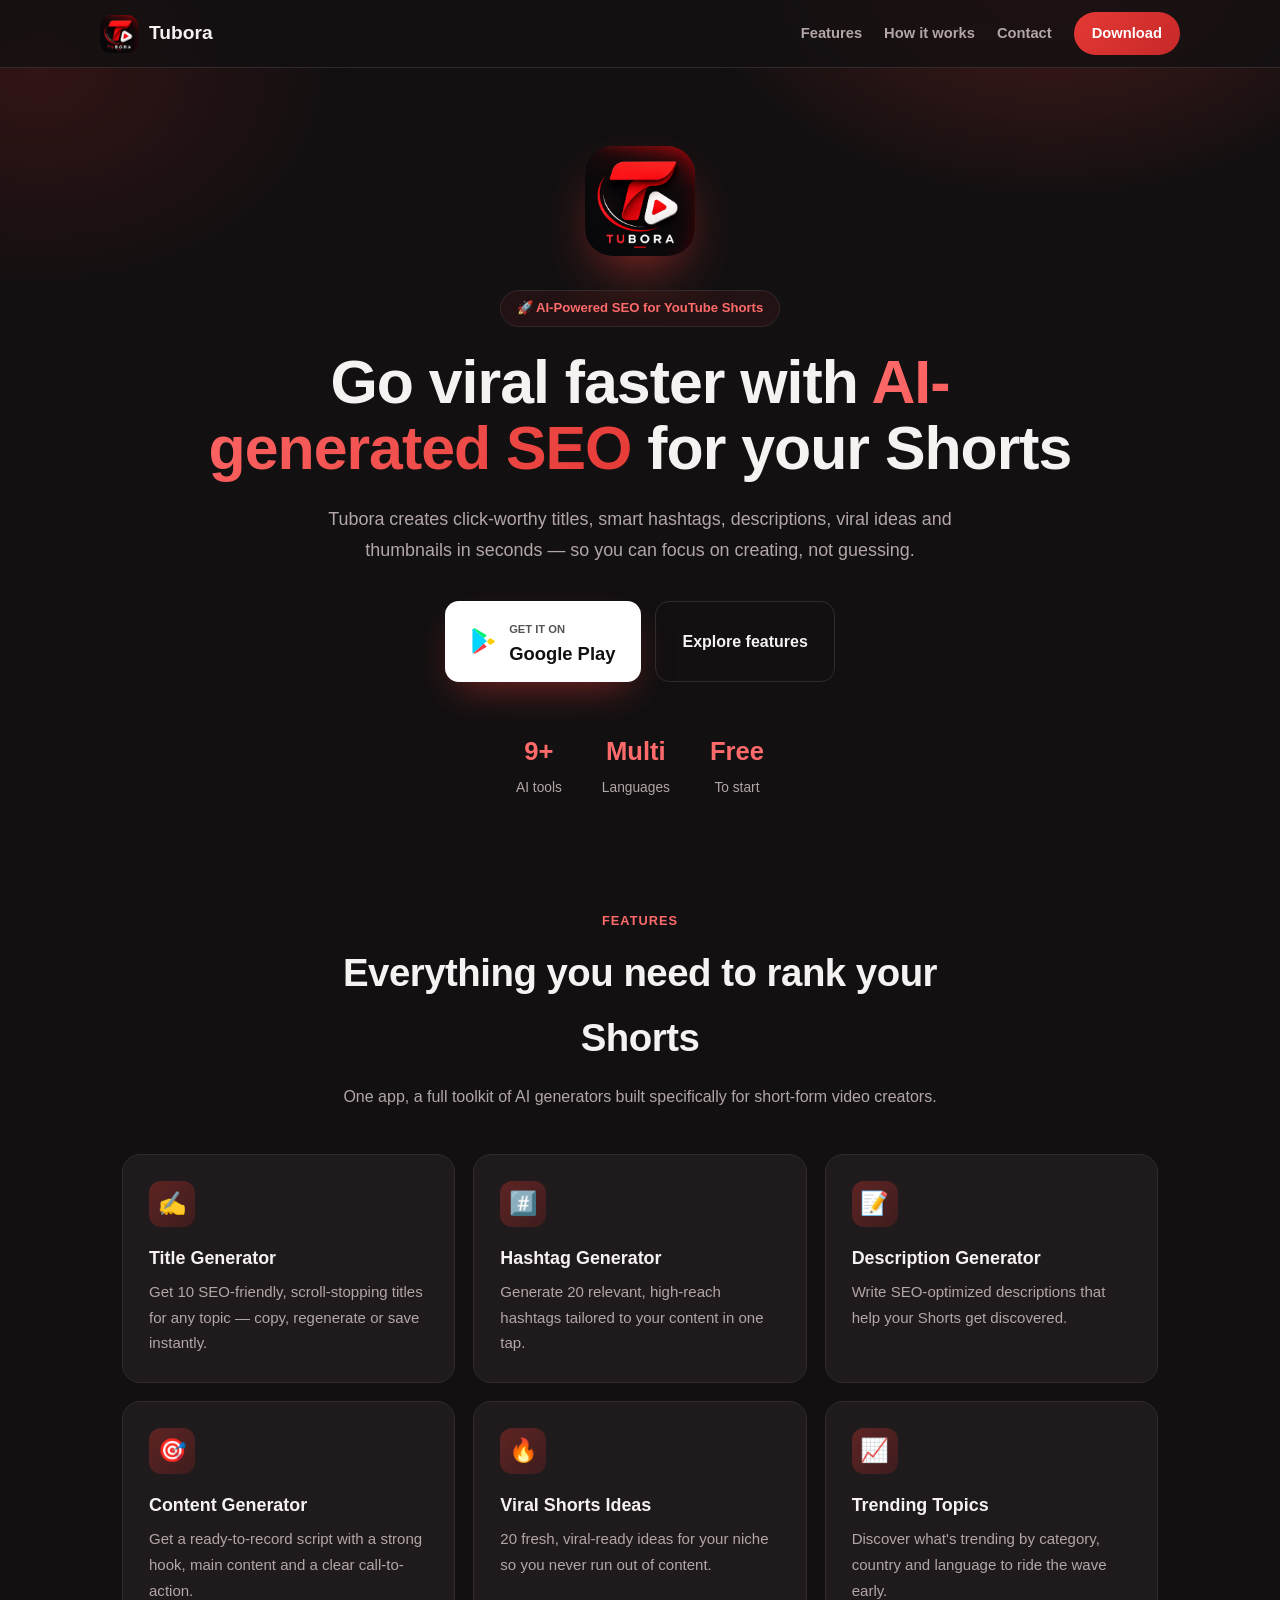
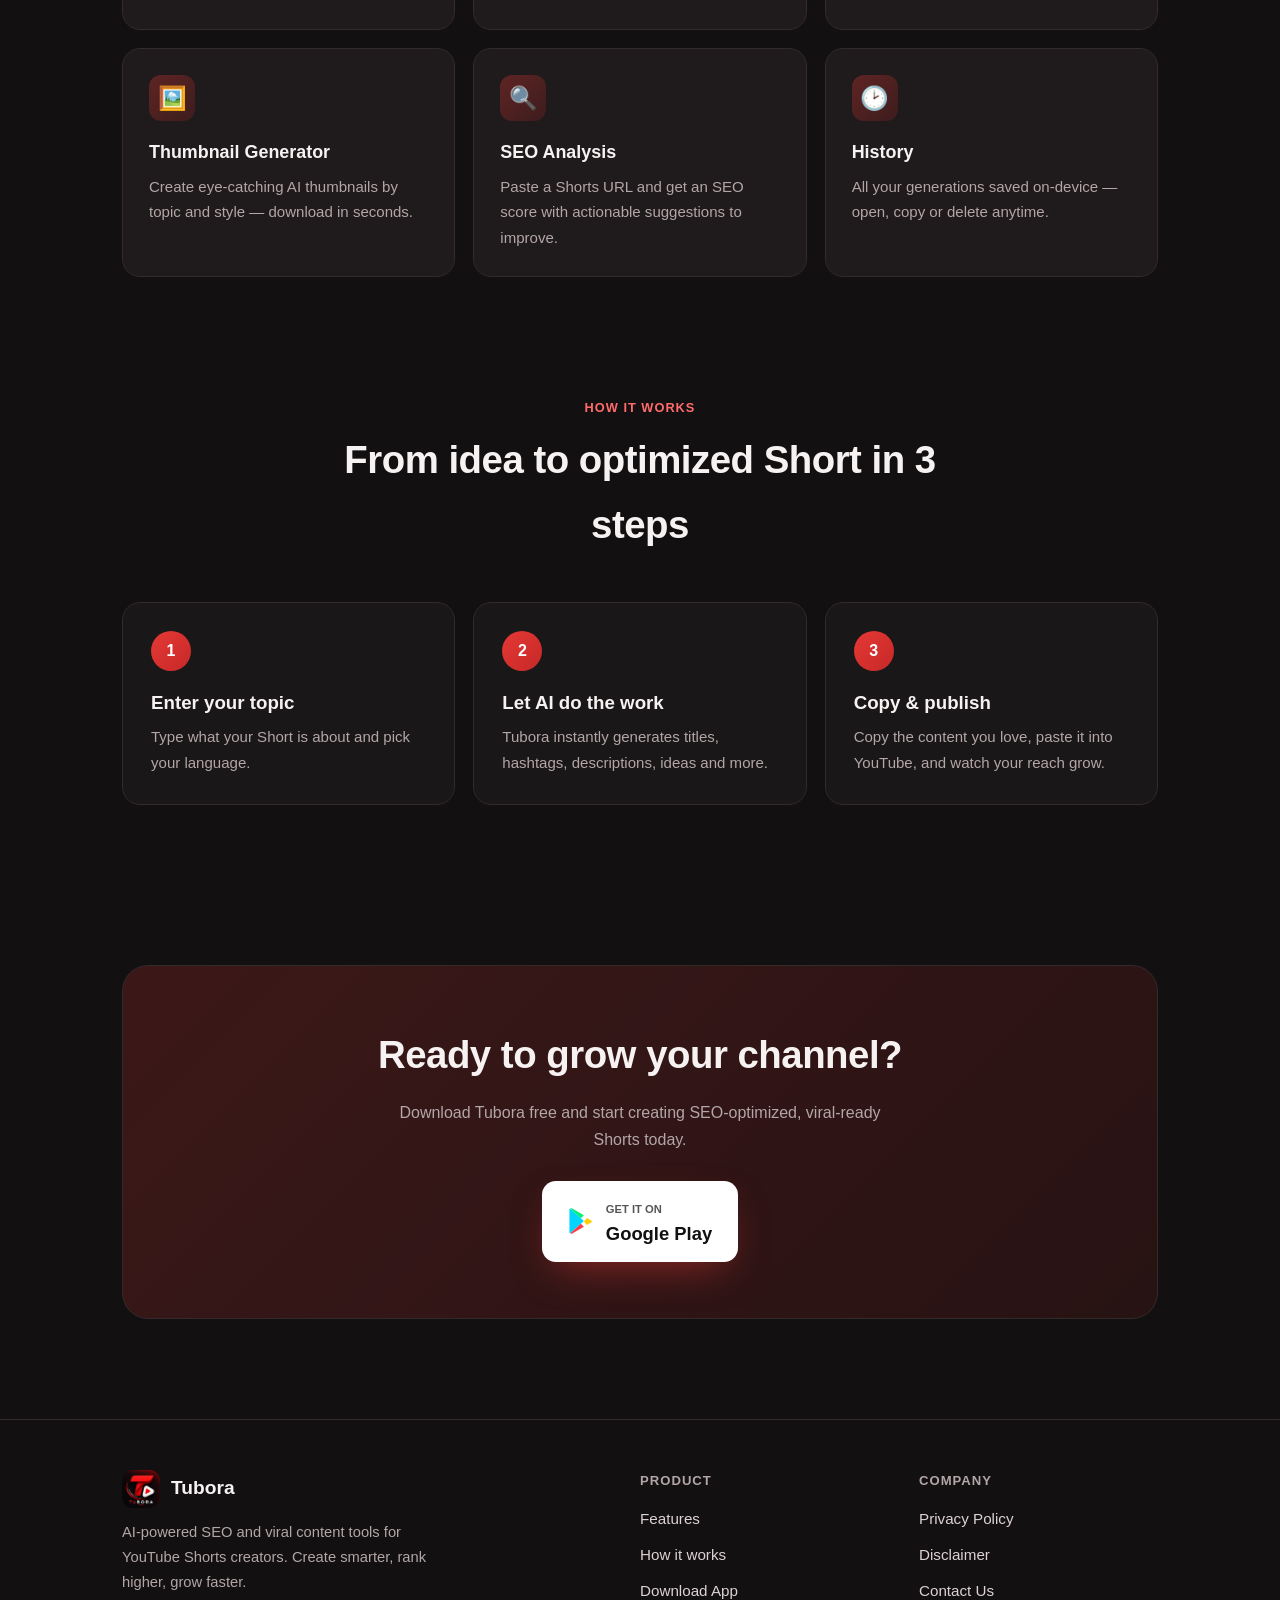
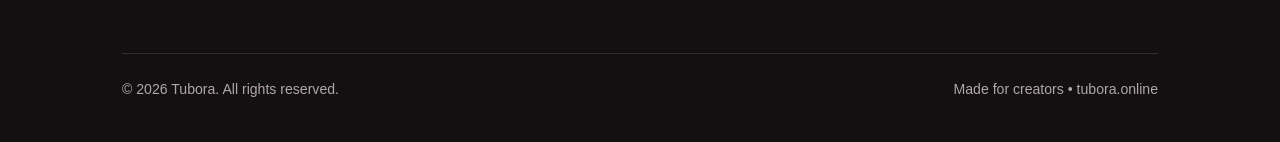
<file: index.html>
<!DOCTYPE html>
<html lang="en">
<head>
  <meta charset="UTF-8" />
  <meta name="viewport" content="width=device-width, initial-scale=1.0" />
  <title>Tubora — AI SEO & Viral Content for YouTube Shorts</title>
  <meta name="description" content="Tubora is an AI-powered app that generates SEO titles, hashtags, descriptions, viral ideas and thumbnails for YouTube Shorts creators. Download free on Google Play." />
  <meta property="og:title" content="Tubora — AI SEO & Viral Content for Shorts" />
  <meta property="og:description" content="Generate SEO titles, hashtags, descriptions, viral ideas & thumbnails with AI. Built for YouTube Shorts creators." />
  <meta property="og:type" content="website" />
  <meta property="og:image" content="logo.png" />
  <meta name="theme-color" content="#121011" />
  <link rel="icon" href="logo.png" />
  <link rel="apple-touch-icon" href="logo.png" />
  <style>
    :root {
      --bg: #121011;
      --bg-soft: #1a1718;
      --card: #1f1a1b;
      --border: #332a2b;
      --text: #f7f2f2;
      --muted: #b3a6a7;
      --brand: #E53935;
      --brand-dark: #C62828;
      --brand-light: #FF6B6B;
      --radius: 18px;
    }
    * { box-sizing: border-box; margin: 0; padding: 0; }
    html { scroll-behavior: smooth; }
    body {
      font-family: -apple-system, BlinkMacSystemFont, "Segoe UI", Roboto, Helvetica, Arial, sans-serif;
      background: var(--bg);
      color: var(--text);
      line-height: 1.7;
      -webkit-font-smoothing: antialiased;
      overflow-x: hidden;
    }
    a { color: var(--brand-light); text-decoration: none; }
    a:hover { text-decoration: underline; }
    .wrap { max-width: 1080px; margin: 0 auto; padding: 0 22px; }

    body::before {
      content: "";
      position: fixed; inset: 0;
      background:
        radial-gradient(620px 420px at 82% -5%, rgba(229,57,53,0.28), transparent 60%),
        radial-gradient(520px 380px at 3% 8%, rgba(198,40,40,0.18), transparent 60%);
      pointer-events: none; z-index: 0;
    }
    header, main, footer { position: relative; z-index: 1; }

    /* Header */
    header {
      position: sticky; top: 0; z-index: 50;
      backdrop-filter: blur(12px);
      background: rgba(18, 16, 17, 0.78);
      border-bottom: 1px solid var(--border);
    }
    .nav { display: flex; align-items: center; justify-content: space-between; padding: 12px 0; gap: 16px; }
    .brand { display: flex; align-items: center; gap: 11px; font-weight: 800; font-size: 1.2rem; color: var(--text); }
    .brand:hover { text-decoration: none; }
    .brand img { width: 38px; height: 38px; border-radius: 11px; }
    .nav-links { display: flex; gap: 22px; align-items: center; }
    .nav-links a { color: var(--muted); font-size: 0.92rem; font-weight: 600; }
    .nav-links a:hover { color: var(--text); text-decoration: none; }
    .nav-cta {
      background: linear-gradient(135deg, var(--brand), var(--brand-dark));
      color: #fff !important; padding: 9px 18px; border-radius: 999px; font-weight: 700;
    }
    .nav-cta:hover { text-decoration: none; opacity: 0.92; }
    @media (max-width: 640px){ .nav-links a:not(.nav-cta){ display:none; } }

    /* Hero */
    .hero { text-align: center; padding: 78px 0 50px; }
    .hero .hero-logo { width: 110px; height: 110px; border-radius: 28px; margin-bottom: 26px; box-shadow: 0 24px 56px -18px rgba(229,57,53,0.7); }
    .pill {
      display: inline-block; padding: 6px 16px; border: 1px solid var(--border);
      border-radius: 999px; color: var(--brand-light); font-size: 0.82rem; font-weight: 700;
      background: rgba(229,57,53,0.08); margin-bottom: 22px;
    }
    .hero h1 {
      font-size: clamp(2.2rem, 6vw, 3.8rem); font-weight: 850; line-height: 1.1;
      letter-spacing: -1px; max-width: 880px; margin: 0 auto;
    }
    .hero h1 .grad {
      background: linear-gradient(135deg, var(--brand-light), var(--brand));
      -webkit-background-clip: text; background-clip: text; -webkit-text-fill-color: transparent;
    }
    .hero p.sub { color: var(--muted); max-width: 640px; margin: 22px auto 0; font-size: 1.12rem; }
    .cta-row { display: flex; gap: 14px; justify-content: center; flex-wrap: wrap; margin-top: 36px; }
    .play-btn {
      display: inline-flex; align-items: center; gap: 12px;
      background: #fff; color: #121011; padding: 13px 26px; border-radius: 14px;
      font-weight: 700; box-shadow: 0 16px 40px -14px rgba(229,57,53,0.55);
      transition: transform .15s ease;
    }
    .play-btn:hover { text-decoration: none; transform: translateY(-2px); }
    .play-btn svg { width: 26px; height: 26px; }
    .play-btn .small { font-size: 0.7rem; font-weight: 600; color: #555; line-height: 1; }
    .play-btn .big { font-size: 1.15rem; font-weight: 800; line-height: 1.1; }
    .ghost-btn {
      display: inline-flex; align-items: center; padding: 13px 26px; border-radius: 14px;
      border: 1px solid var(--border); color: var(--text); font-weight: 700;
    }
    .ghost-btn:hover { text-decoration: none; border-color: var(--brand); }
    .hero-stats { display: flex; gap: 40px; justify-content: center; flex-wrap: wrap; margin-top: 48px; }
    .hero-stats .s b { font-size: 1.6rem; font-weight: 850; display: block; color: var(--brand-light); }
    .hero-stats .s span { color: var(--muted); font-size: 0.86rem; }

    /* Sections */
    section { padding: 60px 0; }
    .sec-head { text-align: center; max-width: 640px; margin: 0 auto 44px; }
    .sec-head .tag { color: var(--brand-light); font-weight: 700; letter-spacing: 1px; text-transform: uppercase; font-size: 0.8rem; }
    .sec-head h2 { font-size: clamp(1.7rem, 4vw, 2.4rem); font-weight: 800; margin-top: 8px; letter-spacing: -0.5px; }
    .sec-head p { color: var(--muted); margin-top: 12px; }

    /* Features */
    .grid { display: grid; grid-template-columns: repeat(auto-fit, minmax(260px, 1fr)); gap: 18px; }
    .feature {
      background: var(--card); border: 1px solid var(--border); border-radius: var(--radius);
      padding: 26px; transition: transform .15s ease, border-color .15s ease;
    }
    .feature:hover { transform: translateY(-4px); border-color: var(--brand); }
    .feature .ic {
      width: 46px; height: 46px; border-radius: 12px; display: grid; place-items: center;
      font-size: 23px; margin-bottom: 16px;
      background: linear-gradient(135deg, rgba(229,57,53,0.32), rgba(198,40,40,0.18));
    }
    .feature h3 { font-size: 1.12rem; margin-bottom: 6px; }
    .feature p { color: var(--muted); font-size: 0.94rem; }

    /* Steps */
    .steps { display: grid; grid-template-columns: repeat(auto-fit, minmax(240px, 1fr)); gap: 18px; }
    .step { background: var(--bg-soft); border: 1px solid var(--border); border-radius: var(--radius); padding: 28px; }
    .step .num {
      width: 40px; height: 40px; border-radius: 50%; display: grid; place-items: center;
      font-weight: 800; background: linear-gradient(135deg, var(--brand), var(--brand-dark)); color: #fff; margin-bottom: 16px;
    }
    .step h3 { margin-bottom: 6px; }
    .step p { color: var(--muted); font-size: 0.94rem; }

    /* Final CTA */
    .final-cta {
      text-align: center; background: linear-gradient(135deg, rgba(229,57,53,0.20), rgba(198,40,40,0.12));
      border: 1px solid var(--border); border-radius: 26px; padding: 56px 24px; margin: 40px 0;
    }
    .final-cta h2 { font-size: clamp(1.7rem, 4vw, 2.4rem); font-weight: 850; letter-spacing: -0.5px; }
    .final-cta p { color: var(--muted); margin: 12px auto 28px; max-width: 520px; }

    /* Footer */
    footer { border-top: 1px solid var(--border); padding: 50px 0 40px; }
    .foot-grid { display: grid; grid-template-columns: 2fr 1fr 1fr; gap: 40px; }
    @media (max-width: 700px){ .foot-grid { grid-template-columns: 1fr; gap: 28px; } }
    .foot-grid p.about { color: var(--muted); margin-top: 12px; max-width: 320px; font-size: 0.92rem; }
    .foot-col h4 { font-size: 0.82rem; text-transform: uppercase; letter-spacing: 1px; color: var(--muted); margin-bottom: 14px; }
    .foot-col a { display: block; color: #ddd2d3; margin-bottom: 10px; font-size: 0.95rem; }
    .foot-col a:hover { color: var(--brand-light); text-decoration: none; }
    .foot-bottom {
      border-top: 1px solid var(--border); margin-top: 40px; padding-top: 24px;
      display: flex; justify-content: space-between; flex-wrap: wrap; gap: 10px;
      color: var(--muted); font-size: 0.88rem;
    }
  </style>
</head>
<body>
  <header>
    <div class="wrap nav">
      <a class="brand" href="index.html"><img src="logo.png" alt="Tubora logo" /><span>Tubora</span></a>
      <nav class="nav-links">
        <a href="#features">Features</a>
        <a href="#how">How it works</a>
        <a href="contact.html">Contact</a>
        <a class="nav-cta" href="https://play.google.com/store/apps/details?id=com.shortseo.short_seo_ai">Download</a>
      </nav>
    </div>
  </header>

  <main>
    <!-- HERO -->
    <section class="hero">
      <div class="wrap">
        <img class="hero-logo" src="logo.png" alt="Tubora app icon" />
        <div><span class="pill">🚀 AI-Powered SEO for YouTube Shorts</span></div>
        <h1>Go viral faster with <span class="grad">AI-generated SEO</span> for your Shorts</h1>
        <p class="sub">Tubora creates click-worthy titles, smart hashtags, descriptions, viral ideas and thumbnails in seconds — so you can focus on creating, not guessing.</p>
        <div class="cta-row">
          <a class="play-btn" href="https://play.google.com/store/apps/details?id=com.shortseo.short_seo_ai">
            <svg viewBox="0 0 512 512" aria-hidden="true"><path fill="#00d4ff" d="M47 16 312 256 47 496c-9 5-19-2-19-13V29c0-11 10-18 19-13z"/><path fill="#00f076" d="M47 16l205 186 60-60L84 8C72 1 58 5 47 16z"/><path fill="#ff3a44" d="M47 496l205-186 60 60-228 132c-12 7-26 3-37-6z"/><path fill="#ffce00" d="M372 196l85 49c16 9 16 33 0 42l-85 49-60-70 60-70z"/></svg>
            <span style="text-align:left"><span class="small">GET IT ON</span><br><span class="big">Google Play</span></span>
          </a>
          <a class="ghost-btn" href="#features">Explore features</a>
        </div>
        <div class="hero-stats">
          <div class="s"><b>9+</b><span>AI tools</span></div>
          <div class="s"><b>Multi</b><span>Languages</span></div>
          <div class="s"><b>Free</b><span>To start</span></div>
        </div>
      </div>
    </section>

    <!-- FEATURES -->
    <section id="features">
      <div class="wrap">
        <div class="sec-head">
          <div class="tag">Features</div>
          <h2>Everything you need to rank your Shorts</h2>
          <p>One app, a full toolkit of AI generators built specifically for short-form video creators.</p>
        </div>
        <div class="grid">
          <div class="feature"><div class="ic">✍️</div><h3>Title Generator</h3><p>Get 10 SEO-friendly, scroll-stopping titles for any topic — copy, regenerate or save instantly.</p></div>
          <div class="feature"><div class="ic">#️⃣</div><h3>Hashtag Generator</h3><p>Generate 20 relevant, high-reach hashtags tailored to your content in one tap.</p></div>
          <div class="feature"><div class="ic">📝</div><h3>Description Generator</h3><p>Write SEO-optimized descriptions that help your Shorts get discovered.</p></div>
          <div class="feature"><div class="ic">🎯</div><h3>Content Generator</h3><p>Get a ready-to-record script with a strong hook, main content and a clear call-to-action.</p></div>
          <div class="feature"><div class="ic">🔥</div><h3>Viral Shorts Ideas</h3><p>20 fresh, viral-ready ideas for your niche so you never run out of content.</p></div>
          <div class="feature"><div class="ic">📈</div><h3>Trending Topics</h3><p>Discover what's trending by category, country and language to ride the wave early.</p></div>
          <div class="feature"><div class="ic">🖼️</div><h3>Thumbnail Generator</h3><p>Create eye-catching AI thumbnails by topic and style — download in seconds.</p></div>
          <div class="feature"><div class="ic">🔍</div><h3>SEO Analysis</h3><p>Paste a Shorts URL and get an SEO score with actionable suggestions to improve.</p></div>
          <div class="feature"><div class="ic">🕑</div><h3>History</h3><p>All your generations saved on-device — open, copy or delete anytime.</p></div>
        </div>
      </div>
    </section>

    <!-- HOW IT WORKS -->
    <section id="how">
      <div class="wrap">
        <div class="sec-head">
          <div class="tag">How it works</div>
          <h2>From idea to optimized Short in 3 steps</h2>
        </div>
        <div class="steps">
          <div class="step"><div class="num">1</div><h3>Enter your topic</h3><p>Type what your Short is about and pick your language.</p></div>
          <div class="step"><div class="num">2</div><h3>Let AI do the work</h3><p>Tubora instantly generates titles, hashtags, descriptions, ideas and more.</p></div>
          <div class="step"><div class="num">3</div><h3>Copy & publish</h3><p>Copy the content you love, paste it into YouTube, and watch your reach grow.</p></div>
        </div>
      </div>
    </section>

    <!-- FINAL CTA -->
    <section>
      <div class="wrap">
        <div class="final-cta">
          <h2>Ready to grow your channel?</h2>
          <p>Download Tubora free and start creating SEO-optimized, viral-ready Shorts today.</p>
          <a class="play-btn" href="https://play.google.com/store/apps/details?id=com.shortseo.short_seo_ai" style="margin:0 auto;">
            <svg viewBox="0 0 512 512" aria-hidden="true"><path fill="#00d4ff" d="M47 16 312 256 47 496c-9 5-19-2-19-13V29c0-11 10-18 19-13z"/><path fill="#00f076" d="M47 16l205 186 60-60L84 8C72 1 58 5 47 16z"/><path fill="#ff3a44" d="M47 496l205-186 60 60-228 132c-12 7-26 3-37-6z"/><path fill="#ffce00" d="M372 196l85 49c16 9 16 33 0 42l-85 49-60-70 60-70z"/></svg>
            <span style="text-align:left"><span class="small">GET IT ON</span><br><span class="big">Google Play</span></span>
          </a>
        </div>
      </div>
    </section>
  </main>

  <!-- FOOTER -->
  <footer>
    <div class="wrap">
      <div class="foot-grid">
        <div>
          <a class="brand" href="index.html"><img src="logo.png" alt="Tubora logo" /><span>Tubora</span></a>
          <p class="about">AI-powered SEO and viral content tools for YouTube Shorts creators. Create smarter, rank higher, grow faster.</p>
        </div>
        <div class="foot-col">
          <h4>Product</h4>
          <a href="#features">Features</a>
          <a href="#how">How it works</a>
          <a href="https://play.google.com/store/apps/details?id=com.shortseo.short_seo_ai">Download App</a>
        </div>
        <div class="foot-col">
          <h4>Company</h4>
          <a href="privacy.html">Privacy Policy</a>
          <a href="disclaimer.html">Disclaimer</a>
          <a href="contact.html">Contact Us</a>
        </div>
      </div>
      <div class="foot-bottom">
        <span>&copy; 2026 Tubora. All rights reserved.</span>
        <span>Made for creators • tubora.online</span>
      </div>
    </div>
  </footer>
</body>
</html>
</file>
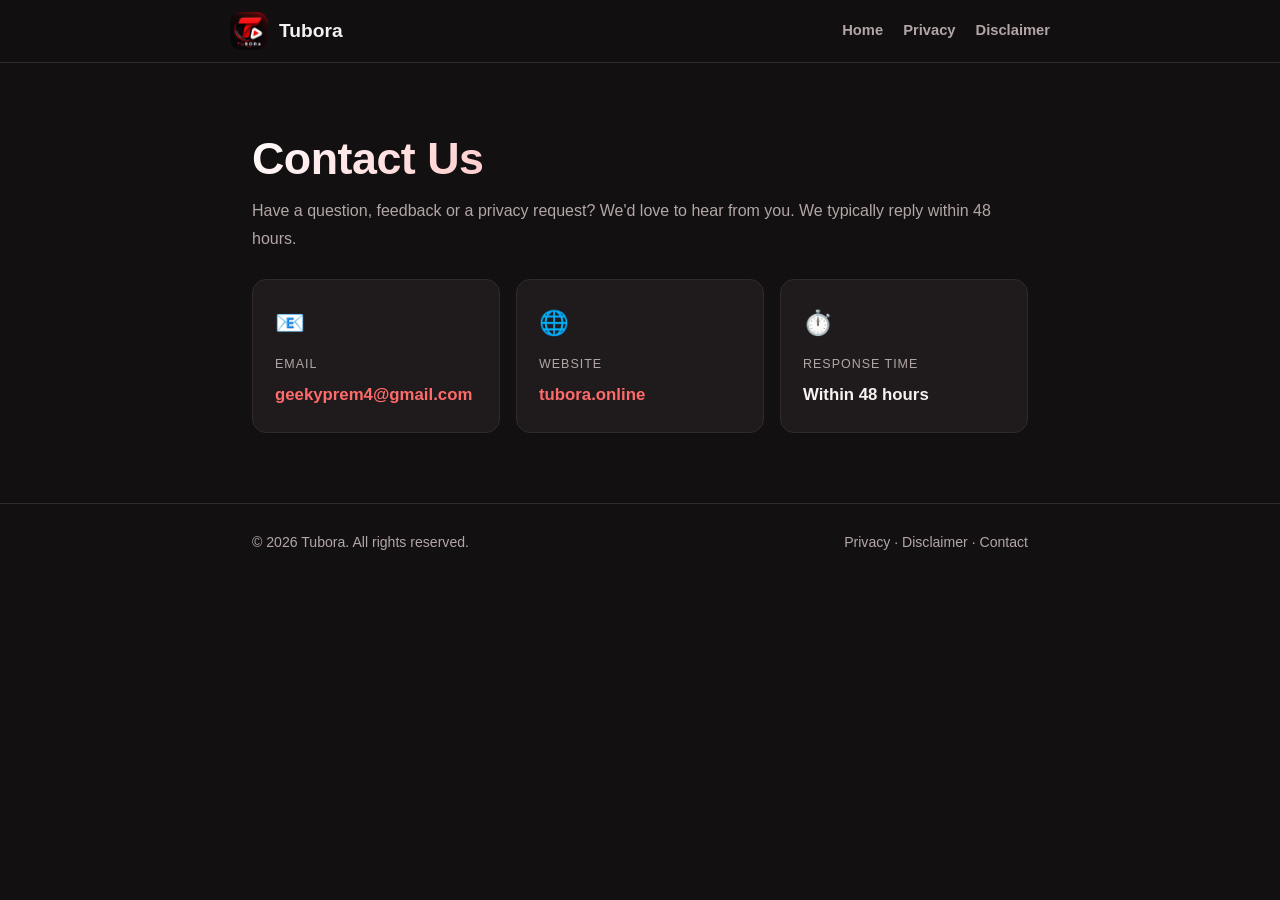
<file: contact.html>
<!DOCTYPE html>
<html lang="en">
<head>
  <meta charset="UTF-8" />
  <meta name="viewport" content="width=device-width, initial-scale=1.0" />
  <title>Contact Us — Tubora</title>
  <meta name="description" content="Get in touch with the Tubora team." />
  <link rel="icon" href="logo.png" />
  <link rel="stylesheet" href="legal.css" />
</head>
<body>
  <header>
    <div class="wrap nav">
      <a class="brand" href="index.html"><img src="logo.png" alt="Tubora logo" /><span>Tubora</span></a>
      <nav class="nav-links">
        <a href="index.html">Home</a>
        <a href="privacy.html">Privacy</a>
        <a href="disclaimer.html">Disclaimer</a>
      </nav>
    </div>
  </header>

  <main class="wrap legal">
    <h1>Contact Us</h1>
    <p class="lead">Have a question, feedback or a privacy request? We'd love to hear from you. We typically reply within 48 hours.</p>

    <div class="contact-grid">
      <div class="contact-card">
        <div class="icon">📧</div>
        <div class="label">Email</div>
        <div class="value"><a href="mailto:geekyprem4@gmail.com">geekyprem4@gmail.com</a></div>
      </div>
      <div class="contact-card">
        <div class="icon">🌐</div>
        <div class="label">Website</div>
        <div class="value"><a href="https://tubora.online">tubora.online</a></div>
      </div>
      <div class="contact-card">
        <div class="icon">⏱️</div>
        <div class="label">Response Time</div>
        <div class="value">Within 48 hours</div>
      </div>
    </div>
  </main>

  <footer>
    <div class="wrap foot-bottom">
      <span>&copy; 2026 Tubora. All rights reserved.</span>
      <span><a href="privacy.html">Privacy</a> · <a href="disclaimer.html">Disclaimer</a> · <a href="contact.html">Contact</a></span>
    </div>
  </footer>
</body>
</html>
</file>
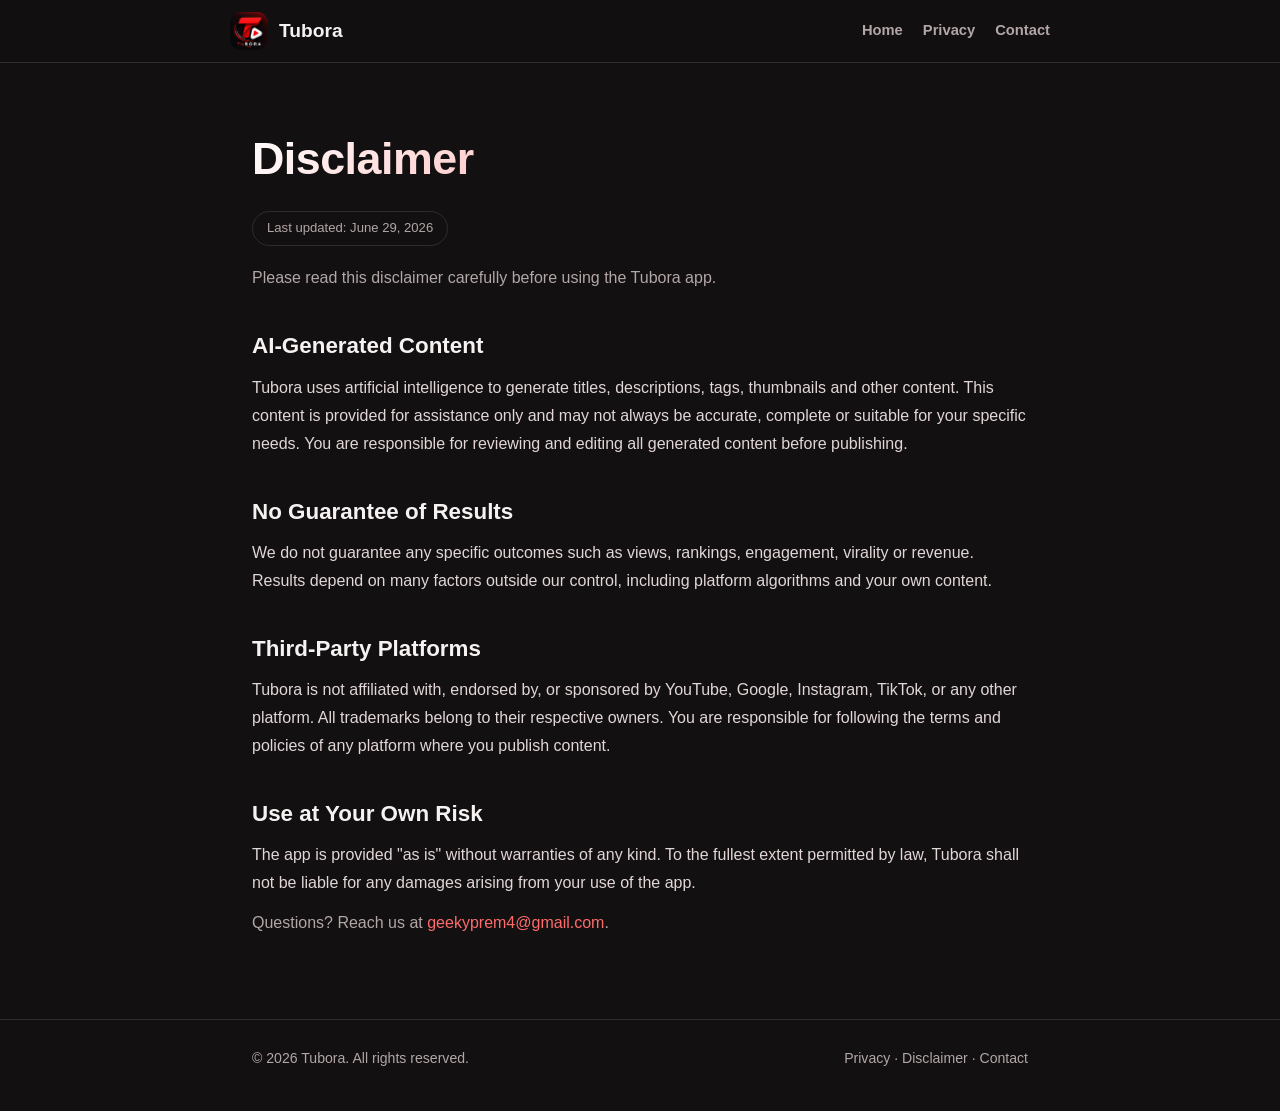
<file: disclaimer.html>
<!DOCTYPE html>
<html lang="en">
<head>
  <meta charset="UTF-8" />
  <meta name="viewport" content="width=device-width, initial-scale=1.0" />
  <title>Disclaimer — Tubora</title>
  <meta name="description" content="Tubora Disclaimer — important information about AI-generated content and results." />
  <link rel="icon" href="logo.png" />
  <link rel="stylesheet" href="legal.css" />
</head>
<body>
  <header>
    <div class="wrap nav">
      <a class="brand" href="index.html"><img src="logo.png" alt="Tubora logo" /><span>Tubora</span></a>
      <nav class="nav-links">
        <a href="index.html">Home</a>
        <a href="privacy.html">Privacy</a>
        <a href="contact.html">Contact</a>
      </nav>
    </div>
  </header>

  <main class="wrap legal">
    <h1>Disclaimer</h1>
    <p class="updated">Last updated: June 29, 2026</p>
    <p class="lead">Please read this disclaimer carefully before using the Tubora app.</p>

    <h2>AI-Generated Content</h2>
    <p>Tubora uses artificial intelligence to generate titles, descriptions, tags, thumbnails and other content. This content is provided for assistance only and may not always be accurate, complete or suitable for your specific needs. You are responsible for reviewing and editing all generated content before publishing.</p>

    <h2>No Guarantee of Results</h2>
    <p>We do not guarantee any specific outcomes such as views, rankings, engagement, virality or revenue. Results depend on many factors outside our control, including platform algorithms and your own content.</p>

    <h2>Third-Party Platforms</h2>
    <p>Tubora is not affiliated with, endorsed by, or sponsored by YouTube, Google, Instagram, TikTok, or any other platform. All trademarks belong to their respective owners. You are responsible for following the terms and policies of any platform where you publish content.</p>

    <h2>Use at Your Own Risk</h2>
    <p>The app is provided "as is" without warranties of any kind. To the fullest extent permitted by law, Tubora shall not be liable for any damages arising from your use of the app.</p>

    <p class="lead">Questions? Reach us at <a href="mailto:geekyprem4@gmail.com">geekyprem4@gmail.com</a>.</p>
  </main>

  <footer>
    <div class="wrap foot-bottom">
      <span>&copy; 2026 Tubora. All rights reserved.</span>
      <span><a href="privacy.html">Privacy</a> · <a href="disclaimer.html">Disclaimer</a> · <a href="contact.html">Contact</a></span>
    </div>
  </footer>
</body>
</html>
</file>
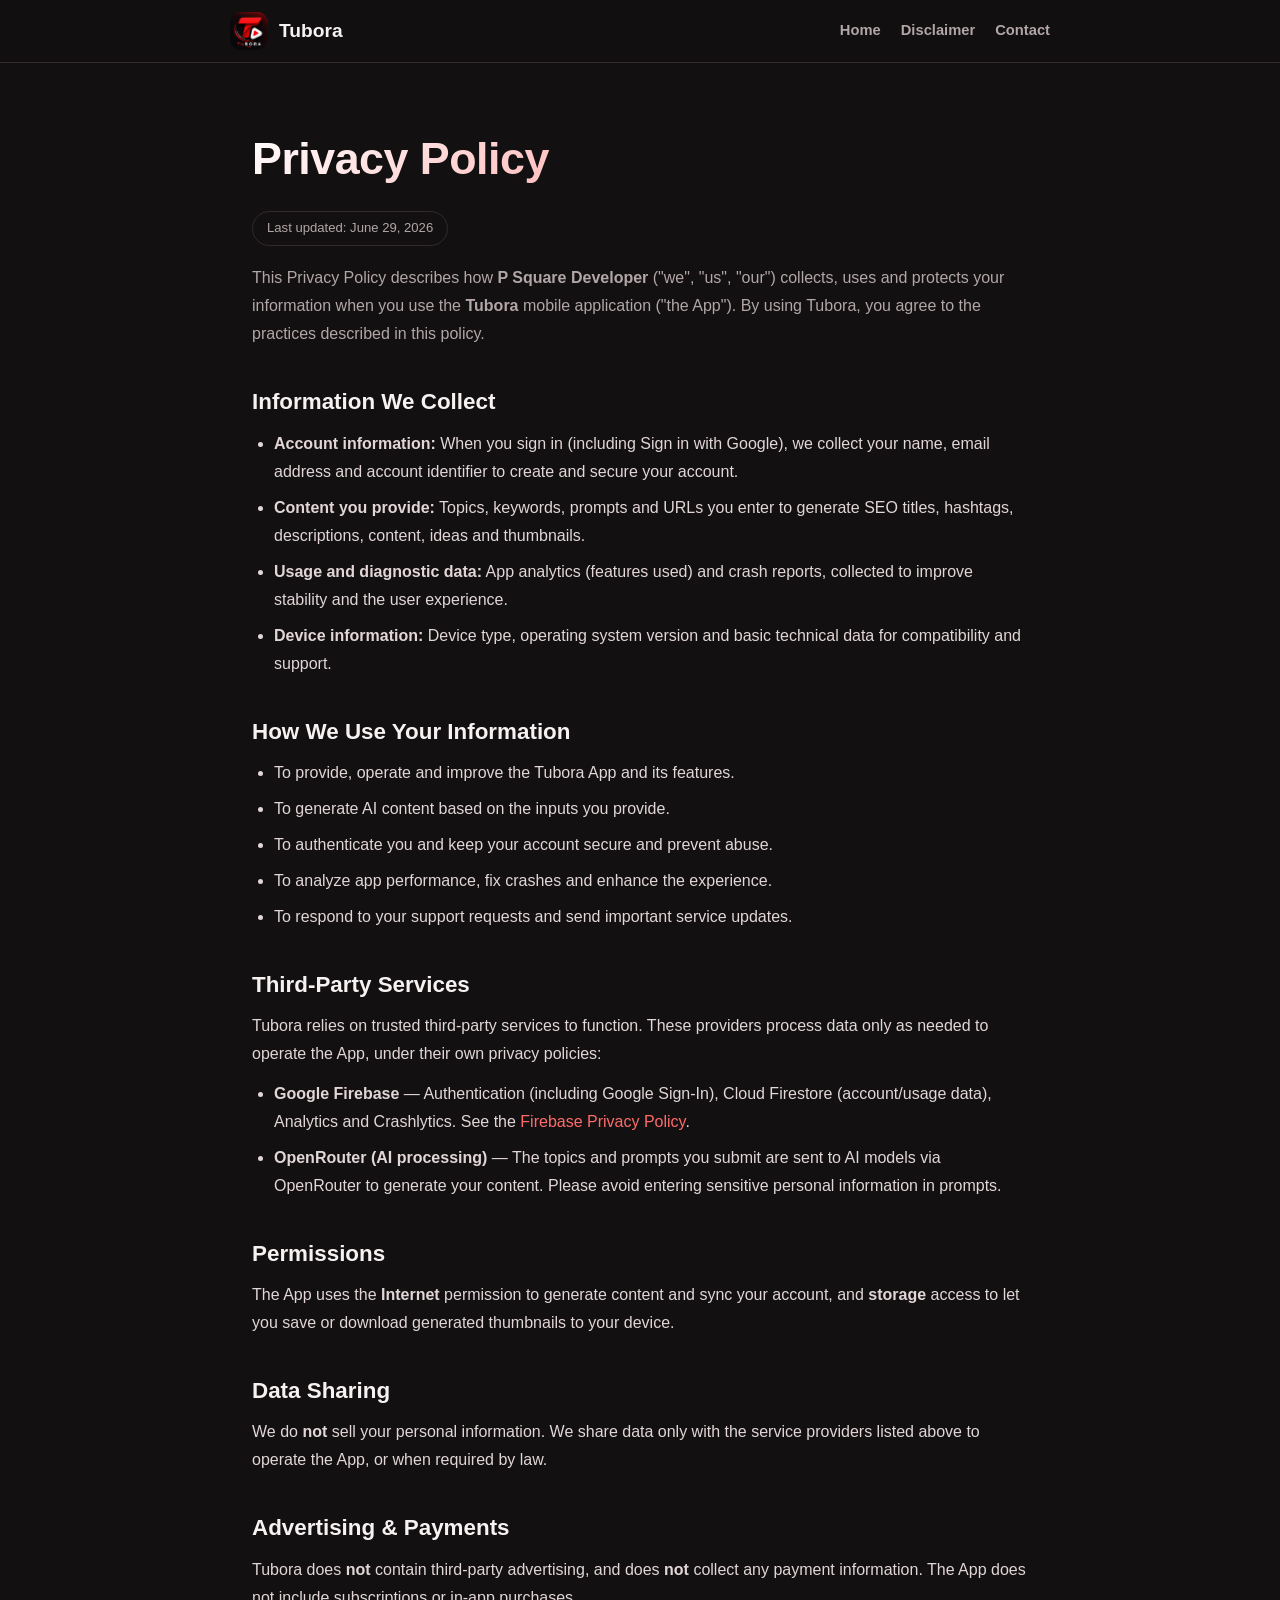
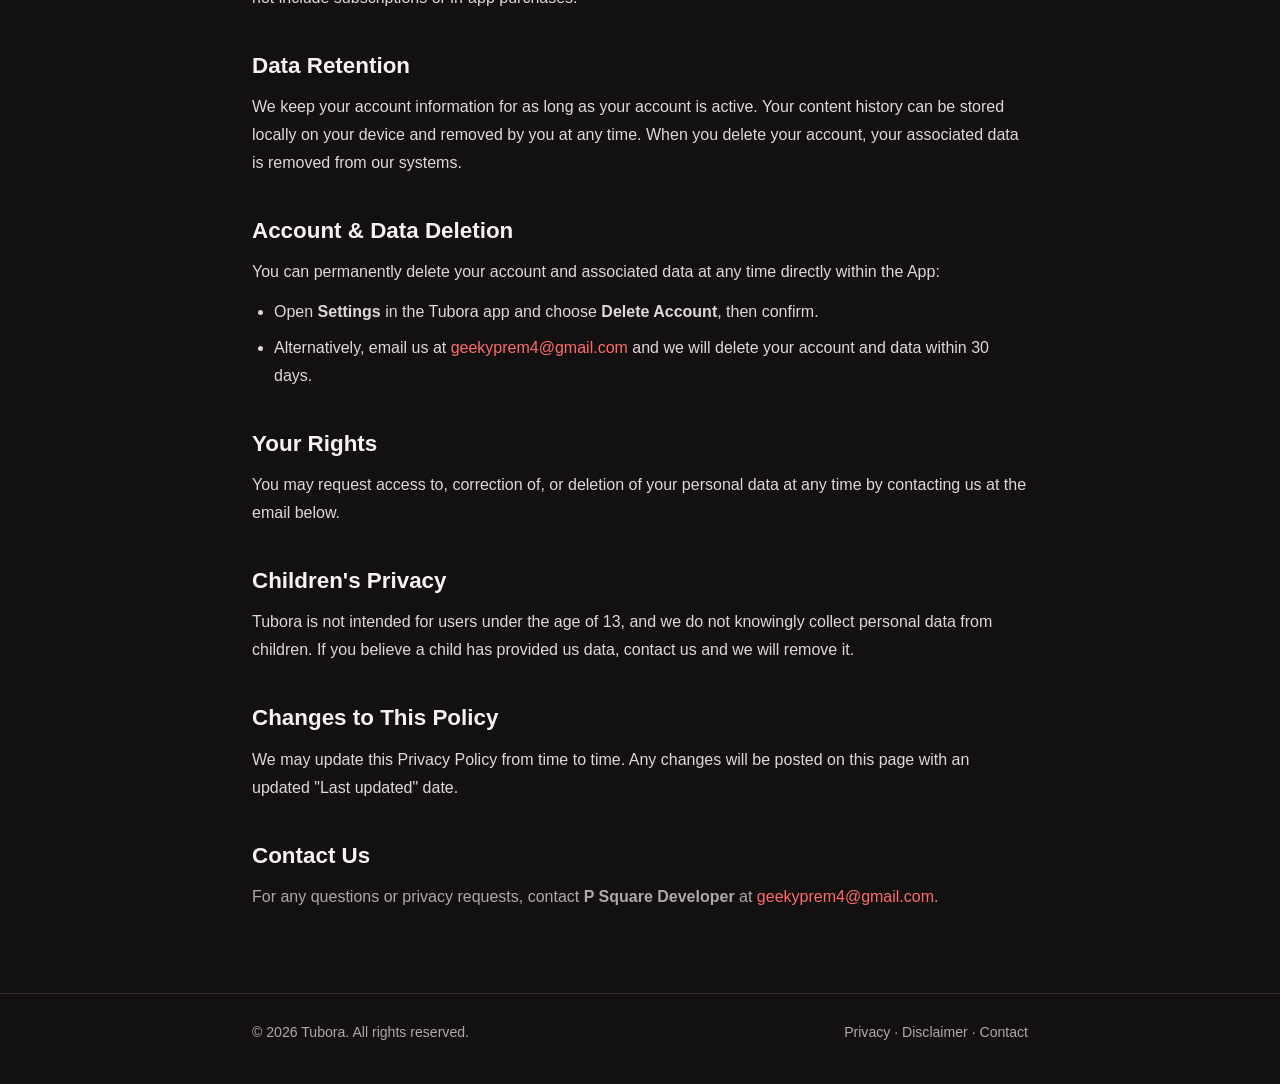
<file: privacy.html>
<!DOCTYPE html>
<html lang="en">
<head>
  <meta charset="UTF-8" />
  <meta name="viewport" content="width=device-width, initial-scale=1.0" />
  <title>Privacy Policy — Tubora</title>
  <meta name="description" content="Tubora Privacy Policy — what we collect and how we use it." />
  <link rel="icon" href="logo.png" />
  <link rel="stylesheet" href="legal.css" />
</head>
<body>
  <header>
    <div class="wrap nav">
      <a class="brand" href="index.html"><img src="logo.png" alt="Tubora logo" /><span>Tubora</span></a>
      <nav class="nav-links">
        <a href="index.html">Home</a>
        <a href="disclaimer.html">Disclaimer</a>
        <a href="contact.html">Contact</a>
      </nav>
    </div>
  </header>

  <main class="wrap legal">
    <h1>Privacy Policy</h1>
    <p class="updated">Last updated: June 29, 2026</p>
    <p class="lead">This Privacy Policy describes how <strong>P Square Developer</strong> ("we", "us", "our") collects, uses and protects your information when you use the <strong>Tubora</strong> mobile application ("the App"). By using Tubora, you agree to the practices described in this policy.</p>

    <h2>Information We Collect</h2>
    <ul>
      <li><strong>Account information:</strong> When you sign in (including Sign in with Google), we collect your name, email address and account identifier to create and secure your account.</li>
      <li><strong>Content you provide:</strong> Topics, keywords, prompts and URLs you enter to generate SEO titles, hashtags, descriptions, content, ideas and thumbnails.</li>
      <li><strong>Usage and diagnostic data:</strong> App analytics (features used) and crash reports, collected to improve stability and the user experience.</li>
      <li><strong>Device information:</strong> Device type, operating system version and basic technical data for compatibility and support.</li>
    </ul>

    <h2>How We Use Your Information</h2>
    <ul>
      <li>To provide, operate and improve the Tubora App and its features.</li>
      <li>To generate AI content based on the inputs you provide.</li>
      <li>To authenticate you and keep your account secure and prevent abuse.</li>
      <li>To analyze app performance, fix crashes and enhance the experience.</li>
      <li>To respond to your support requests and send important service updates.</li>
    </ul>

    <h2>Third-Party Services</h2>
    <p>Tubora relies on trusted third-party services to function. These providers process data only as needed to operate the App, under their own privacy policies:</p>
    <ul>
      <li><strong>Google Firebase</strong> — Authentication (including Google Sign-In), Cloud Firestore (account/usage data), Analytics and Crashlytics. See the <a href="https://firebase.google.com/support/privacy" target="_blank" rel="noopener">Firebase Privacy Policy</a>.</li>
      <li><strong>OpenRouter (AI processing)</strong> — The topics and prompts you submit are sent to AI models via OpenRouter to generate your content. Please avoid entering sensitive personal information in prompts.</li>
    </ul>

    <h2>Permissions</h2>
    <p>The App uses the <strong>Internet</strong> permission to generate content and sync your account, and <strong>storage</strong> access to let you save or download generated thumbnails to your device.</p>

    <h2>Data Sharing</h2>
    <p>We do <strong>not</strong> sell your personal information. We share data only with the service providers listed above to operate the App, or when required by law.</p>

    <h2>Advertising & Payments</h2>
    <p>Tubora does <strong>not</strong> contain third-party advertising, and does <strong>not</strong> collect any payment information. The App does not include subscriptions or in-app purchases.</p>

    <h2>Data Retention</h2>
    <p>We keep your account information for as long as your account is active. Your content history can be stored locally on your device and removed by you at any time. When you delete your account, your associated data is removed from our systems.</p>

    <h2>Account & Data Deletion</h2>
    <p>You can permanently delete your account and associated data at any time directly within the App:</p>
    <ul>
      <li>Open <strong>Settings</strong> in the Tubora app and choose <strong>Delete Account</strong>, then confirm.</li>
      <li>Alternatively, email us at <a href="mailto:geekyprem4@gmail.com">geekyprem4@gmail.com</a> and we will delete your account and data within 30 days.</li>
    </ul>

    <h2>Your Rights</h2>
    <p>You may request access to, correction of, or deletion of your personal data at any time by contacting us at the email below.</p>

    <h2>Children's Privacy</h2>
    <p>Tubora is not intended for users under the age of 13, and we do not knowingly collect personal data from children. If you believe a child has provided us data, contact us and we will remove it.</p>

    <h2>Changes to This Policy</h2>
    <p>We may update this Privacy Policy from time to time. Any changes will be posted on this page with an updated "Last updated" date.</p>

    <h2>Contact Us</h2>
    <p class="lead">For any questions or privacy requests, contact <strong>P Square Developer</strong> at <a href="mailto:geekyprem4@gmail.com">geekyprem4@gmail.com</a>.</p>
  </main>

  <footer>
    <div class="wrap foot-bottom">
      <span>&copy; 2026 Tubora. All rights reserved.</span>
      <span><a href="privacy.html">Privacy</a> · <a href="disclaimer.html">Disclaimer</a> · <a href="contact.html">Contact</a></span>
    </div>
  </footer>
</body>
</html>
</file>
<file: legal.css>
:root {
  --bg: #121011;
  --bg-soft: #1a1718;
  --card: #1f1a1b;
  --border: #332a2b;
  --text: #f7f2f2;
  --muted: #b3a6a7;
  --brand: #E53935;
  --brand-dark: #C62828;
  --brand-light: #FF6B6B;
}
* { box-sizing: border-box; margin: 0; padding: 0; }
html { scroll-behavior: smooth; }
body {
  font-family: -apple-system, BlinkMacSystemFont, "Segoe UI", Roboto, Helvetica, Arial, sans-serif;
  background: var(--bg); color: var(--text); line-height: 1.75; -webkit-font-smoothing: antialiased;
}
a { color: var(--brand-light); text-decoration: none; }
a:hover { text-decoration: underline; }
.wrap { max-width: 820px; margin: 0 auto; padding: 0 22px; }

header {
  position: sticky; top: 0; z-index: 50;
  backdrop-filter: blur(12px); background: rgba(18,16,17,0.78);
  border-bottom: 1px solid var(--border);
}
.nav { display: flex; align-items: center; justify-content: space-between; padding: 12px 0; max-width: 820px; margin: 0 auto; }
.brand { display: flex; align-items: center; gap: 11px; font-weight: 800; font-size: 1.2rem; color: var(--text); }
.brand:hover { text-decoration: none; }
.brand img { width: 38px; height: 38px; border-radius: 11px; }
.nav-links { display: flex; gap: 20px; }
.nav-links a { color: var(--muted); font-size: 0.92rem; font-weight: 600; }
.nav-links a:hover { color: var(--text); text-decoration: none; }

main.legal { padding: 56px 22px 70px; }
main.legal h1 {
  font-size: clamp(2rem, 5vw, 2.8rem); font-weight: 850; letter-spacing: -0.5px;
  background: linear-gradient(135deg, #fff, var(--brand-light));
  -webkit-background-clip: text; background-clip: text; -webkit-text-fill-color: transparent;
}
main.legal .updated {
  display: inline-block; margin: 14px 0 18px; padding: 5px 14px;
  border: 1px solid var(--border); border-radius: 999px; color: var(--muted); font-size: 0.82rem;
}
main.legal h2 { font-size: 1.4rem; margin: 34px 0 8px; }
main.legal p { color: #e2d6d7; margin-bottom: 12px; }
main.legal p.lead { color: var(--muted); }
main.legal ul { margin: 8px 0 16px 22px; }
main.legal li { color: #e2d6d7; margin-bottom: 8px; }

.contact-grid {
  display: grid; grid-template-columns: repeat(auto-fit, minmax(220px, 1fr));
  gap: 16px; margin-top: 26px;
}
.contact-card {
  background: var(--card); border: 1px solid var(--border); border-radius: 14px; padding: 22px;
}
.contact-card .icon { font-size: 24px; margin-bottom: 10px; }
.contact-card .label { color: var(--muted); font-size: 0.78rem; text-transform: uppercase; letter-spacing: 1px; }
.contact-card .value { font-weight: 700; font-size: 1.05rem; margin-top: 4px; word-break: break-word; }

footer { border-top: 1px solid var(--border); padding: 26px 0 40px; }
.foot-bottom {
  display: flex; justify-content: space-between; flex-wrap: wrap; gap: 10px;
  color: var(--muted); font-size: 0.88rem; max-width: 820px; margin: 0 auto; padding: 0 22px;
}
.foot-bottom a { color: var(--muted); }
.foot-bottom a:hover { color: var(--brand-light); }
</file>
